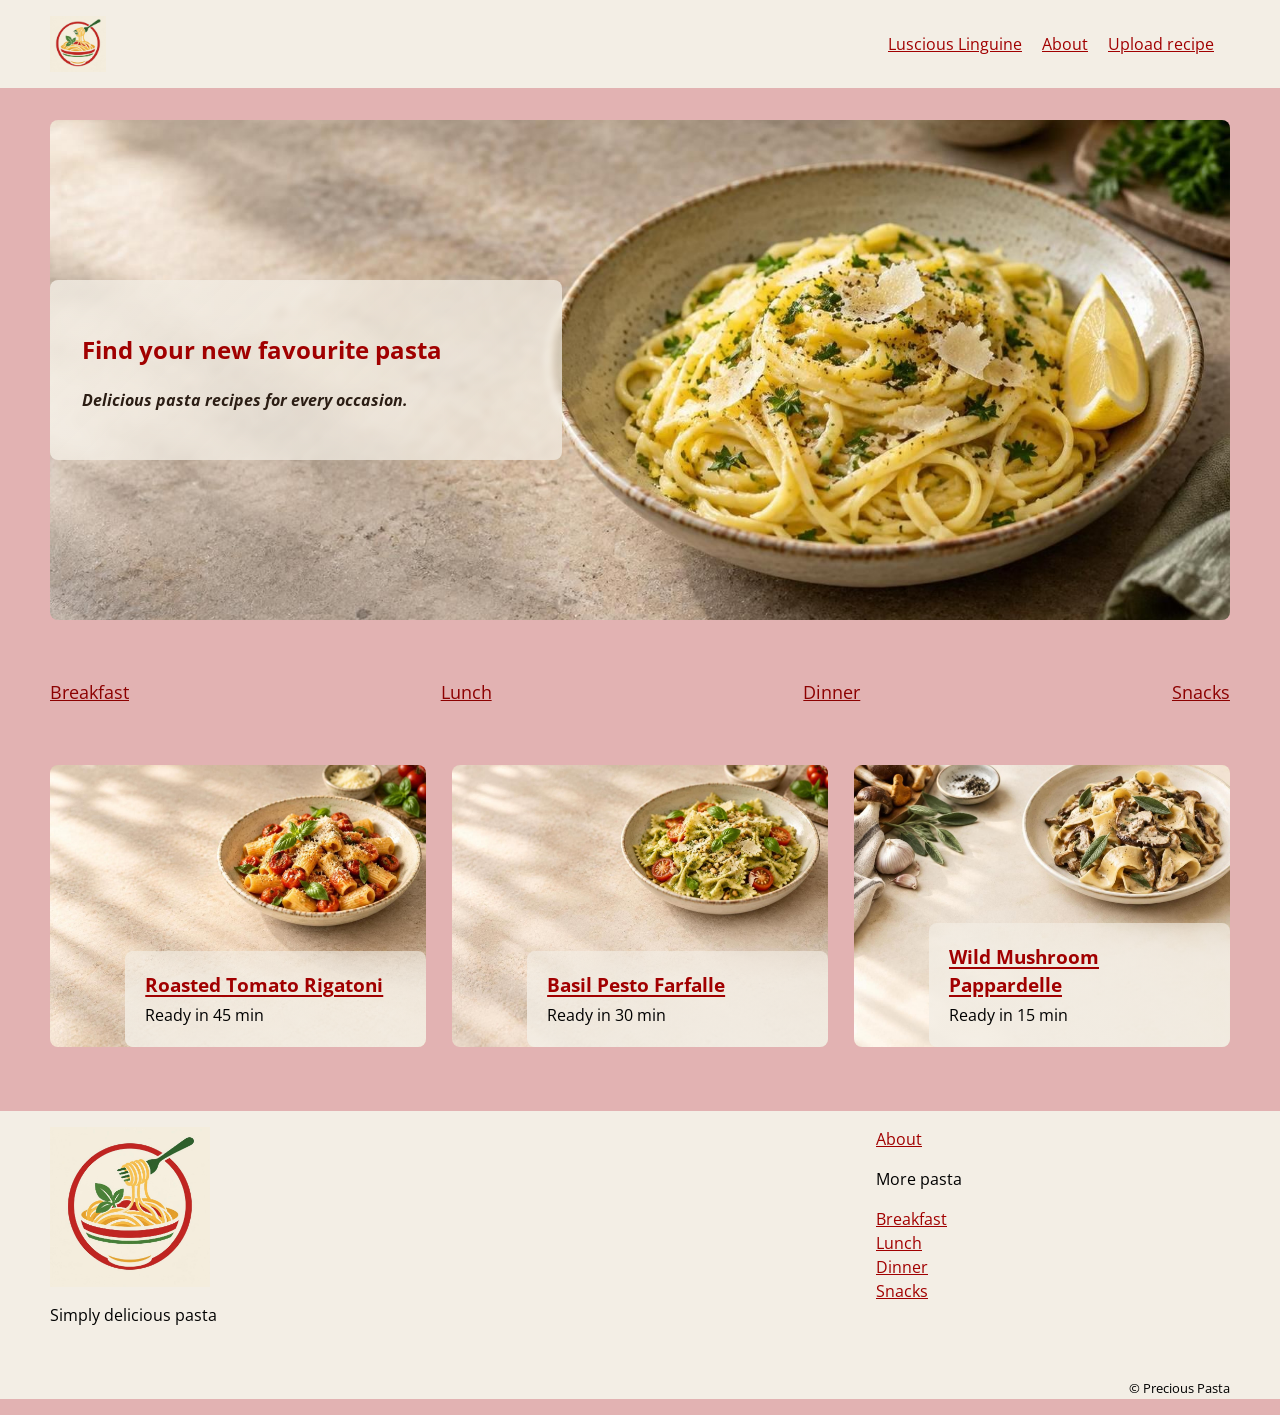
<file: index.html>
<!DOCTYPE html>
<html lang="en">
<head>
    <meta charset="UTF-8">
    <meta name="viewport" content="width=device-width, initial-scale=1.0">
    <title>Precious Pasta - Homepage</title>
    <link href="https://fonts.googleapis.com/css2?family=Open+Sans:wght@400;700&display=swap" rel="stylesheet">
    <link rel="stylesheet" href="style.css">
</head>
<body class="page-wrapper">
    <a class="skip-link" href="#main-content">Skip to main content</a>

    <header>
        <div class="header-inner">
            <a class="site-logo" href="index.html">
                <img src="images/Precious pasta logo, BG f3eee5.jpeg"
                     alt="Precious Pasta, naar homepage">
            </a>

            <nav aria-label="Main navigation">
                <a href="linguine.html">Luscious Linguine</a>
                <a href="#">About</a>
                <a href="upload.html">Upload recipe</a>
            </nav>
        </div>
    </header>

    <main id="main-content" class="content-container">
        <section class="hero">
            <img src="images/PP-hero.jpeg"
                 alt="Lemon linguine topped with Parmesan and herbs">
            <div class="hero-text">
                <h1>Find your new favourite pasta</h1>
                <p><strong><em>Delicious pasta recipes for every occasion.</em></strong></p>
            </div>
        </section>

        <section>
            <nav class="category-nav" aria-label="Recipe categories">
                <a href="#">Breakfast</a>
                <a href="#">Lunch</a>
                <a href="#">Dinner</a>
                <a href="#">Snacks</a>
            </nav>
        </section>

        <section class="recipe-grid" aria-labelledby="featured-heading">
            <h2 id="featured-heading" class="visually-hidden">Featured recipes</h2>

            <article class="recipe-card">
                <img src="images/Roasted Tomato Rigatoni.jpeg"
                     alt="A bowl of rigatoni with roasted cherry tomatoes, basil, and Parmesan">
                <div class="recipe-card-text">
                    <h3><a href="#">Roasted Tomato Rigatoni</a></h3>
                    <p>Ready in 45 min</p>
                </div>
            </article>

            <article class="recipe-card">
                <img src="images/Basil Pesto Farfalle.jpeg"
                     alt="A bowl of farfalle with basil pesto, toasted pine nuts, cherry tomatoes, and Parmesan">
                <div class="recipe-card-text">
                    <h3><a href="#">Basil Pesto Farfalle</a></h3>
                    <p>Ready in 30 min</p>
                </div>
            </article>

            <article class="recipe-card">
                <img src="images/Wild Mushroom Pappardelle.jpeg"
                     alt="A bowl of pappardelle with sautéed mushrooms, sage, and a creamy sauce">
                <div class="recipe-card-text">
                    <h3><a href="#">Wild Mushroom Pappardelle</a></h3>
                    <p>Ready in 15 min</p>
                </div>
            </article>
        </section>
    </main>

    <footer class="site-footer">
        <div class="footer-main">
            <div class="footer-brand">
                <a href="index.html">
                    <img src="images/Precious pasta logo, BG f3eee5.jpeg"
                         alt="Precious Pasta, naar homepage">
                </a>
                <p class="footer-tagline">Simply delicious pasta</p>
            </div>

            <nav class="footer-nav" aria-labelledby="footer-more-title">
                <a class="footer-about" href="#">About</a>
                <p class="footer-section-title" id="footer-more-title">More pasta</p>
                <ul>
                    <li><a href="#">Breakfast</a></li>
                    <li><a href="#">Lunch</a></li>
                    <li><a href="#">Dinner</a></li>
                    <li><a href="#">Snacks</a></li>
                </ul>
            </nav>
        </div>

        <div class="footer-bottom">
            <p><small>&copy; Precious Pasta</small></p>
        </div>
    </footer>
</body>
</html>
</file>
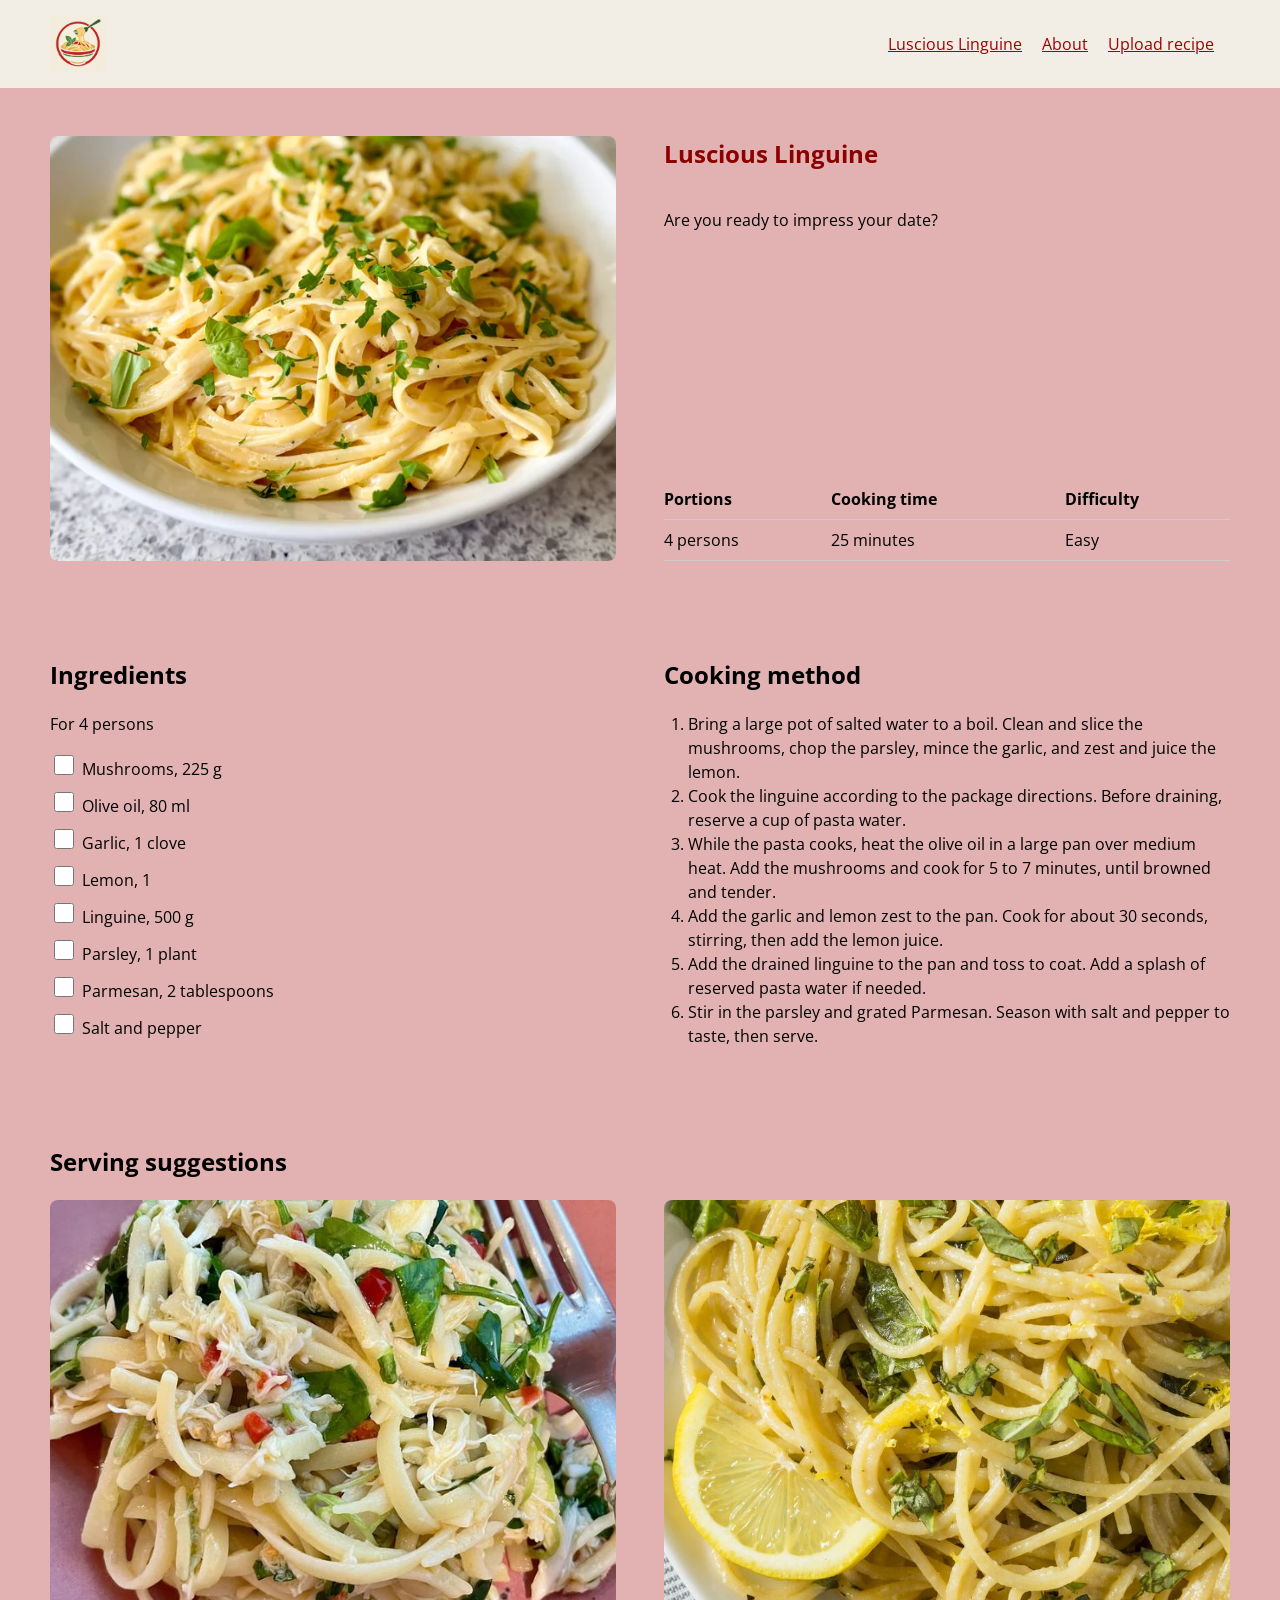
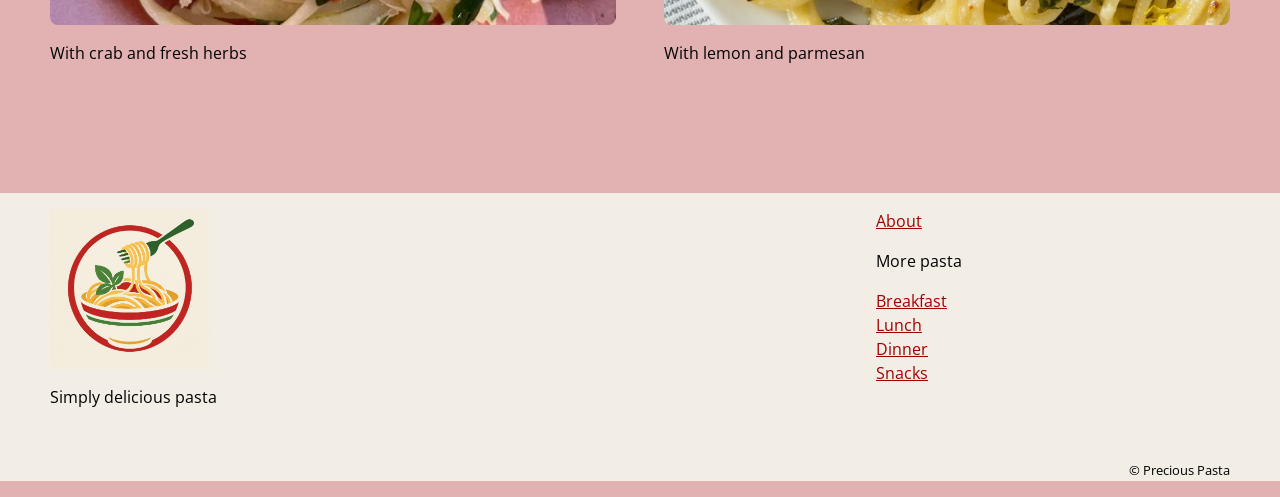
<file: linguine-temp.html>
<!DOCTYPE html>
<html lang="en">
<head>
    <meta charset="UTF-8">
    <meta name="viewport" content="width=device-width, initial-scale=1.0">
    <title>Luscious Linguine - Precious Pasta</title>
    <link href="https://fonts.googleapis.com/css2?family=Open+Sans:wght@400;700&display=swap" rel="stylesheet">
    <link rel="stylesheet" href="style.css">
</head>
<body class="page-wrapper">
    <a class="skip-link" href="#main-content">Skip to main content</a>

    <header>
        <div class="header-inner">
            <a class="site-logo" href="index.html">
                <img src="images/Precious pasta logo, BG f3eee5.jpeg"
                     alt="Precious Pasta — homepage">
            </a>

            <nav aria-label="Main navigation">
                <a href="linguine.html" aria-current="page">Luscious Linguine</a>
                <a href="#">About</a>
                <a href="upload.html">Upload recipe</a>
            </nav>
        </div>
    </header>

    <main id="main-content" class="content-container">
        <section class="recipe-section recipe-intro">
            <div class="recipe-column">
                <img
                    class="recipe-main-image"
                    src="images/Lemon-Linguine-1.jpg"
                    alt="Lemon linguine with mushrooms and parsley"
                >
            </div>

            <div class="recipe-column">
                <h1>Luscious Linguine</h1>
                <p>Are you ready to impress your date?</p>

                <table class="recipe-details">
                    <caption class="visually-hidden">Recipe details</caption>
                    <thead>
                        <tr>
                            <th scope="col">Portions</th>
                            <th scope="col">Cooking time</th>
                            <th scope="col">Difficulty</th>
                        </tr>
                    </thead>
                    <tbody>
                        <tr>
                            <td>4 persons</td>
                            <td>25 minutes</td>
                            <td>Easy</td>
                        </tr>
                    </tbody>
                </table>
            </div>
        </section>

        <section class="recipe-section recipe-instructions">
            <div class="recipe-column">
                <h2>Ingredients</h2>
                <p>For 4 persons</p>

                <ul class="bullet-list">
                    <li><input type="checkbox" id="ingredient-mushrooms"><label for="ingredient-mushrooms">Mushrooms, 225 g</label></li>
                    <li><input type="checkbox" id="ingredient-olive-oil"><label for="ingredient-olive-oil">Olive oil, 80 ml</label></li>
                    <li><input type="checkbox" id="ingredient-garlic"><label for="ingredient-garlic">Garlic, 1 clove</label></li>
                    <li><input type="checkbox" id="ingredient-lemon"><label for="ingredient-lemon">Lemon, 1</label></li>
                    <li><input type="checkbox" id="ingredient-linguine"><label for="ingredient-linguine">Linguine, 500 g</label></li>
                    <li><input type="checkbox" id="ingredient-parsley"><label for="ingredient-parsley">Parsley, 1 plant</label></li>
                    <li><input type="checkbox" id="ingredient-parmesan"><label for="ingredient-parmesan">Parmesan, 2 tablespoons</label></li>
                    <li><input type="checkbox" id="ingredient-seasoning"><label for="ingredient-seasoning">Salt and pepper</label></li>
                </ul>
            </div>

            <div class="recipe-column">
                <h2>Cooking method</h2>

                <ol class="numbered-list">
                    <li>Bring a large pot of salted water to a boil. Clean and slice the mushrooms, chop the parsley, mince the garlic, and zest and juice the lemon.</li>
                    <li>Cook the linguine according to the package directions. Before draining, reserve a cup of pasta water.</li>
                    <li>While the pasta cooks, heat the olive oil in a large pan over medium heat. Add the mushrooms and cook for 5 to 7 minutes, until browned and tender.</li>
                    <li>Add the garlic and lemon zest to the pan. Cook for about 30 seconds, stirring, then add the lemon juice.</li>
                    <li>Add the drained linguine to the pan and toss to coat. Add a splash of reserved pasta water if needed.</li>
                    <li>Stir in the parsley and grated Parmesan. Season with salt and pepper to taste, then serve.</li>
                </ol>
            </div>
        </section>

        <section class="recipe-section recipe-serving">
            <div class="recipe-column">
                <h2>Serving suggestions</h2>
                <img src="images/LL-inzet5-krab.jpg" alt="Linguine served with crab">
                <p>With crab and fresh herbs</p>
            </div>

            <div class="recipe-column">
                <h2 class="serving-heading-spacer" aria-hidden="true">Serving suggestions</h2>
                <img src="images/LL-inzet4-citroen.jpg" alt="Linguine served with lemon">
                <p>With lemon and parmesan</p>
            </div>
        </section>
    </main>

    <footer class="site-footer">
        <div class="footer-main">
            <div class="footer-brand">
                <a href="index.html">
                    <img src="images/Precious pasta logo, BG f3eee5.jpeg" alt="Precious Pasta, naar homepage">
                </a>
                <p class="footer-tagline">Simply delicious pasta</p>
            </div>

            <nav class="footer-nav" aria-labelledby="footer-more-title">
                <a class="footer-about" href="#">About</a>
                <p class="footer-section-title" id="footer-more-title">More pasta</p>
                <ul>
                    <li><a href="#">Breakfast</a></li>
                    <li><a href="#">Lunch</a></li>
                    <li><a href="#">Dinner</a></li>
                    <li><a href="#">Snacks</a></li>
                </ul>
            </nav>
        </div>

        <div class="footer-bottom">
            <p><small>&copy; Precious Pasta</small></p>
        </div>
    </footer>
</body>
</html>
</file>
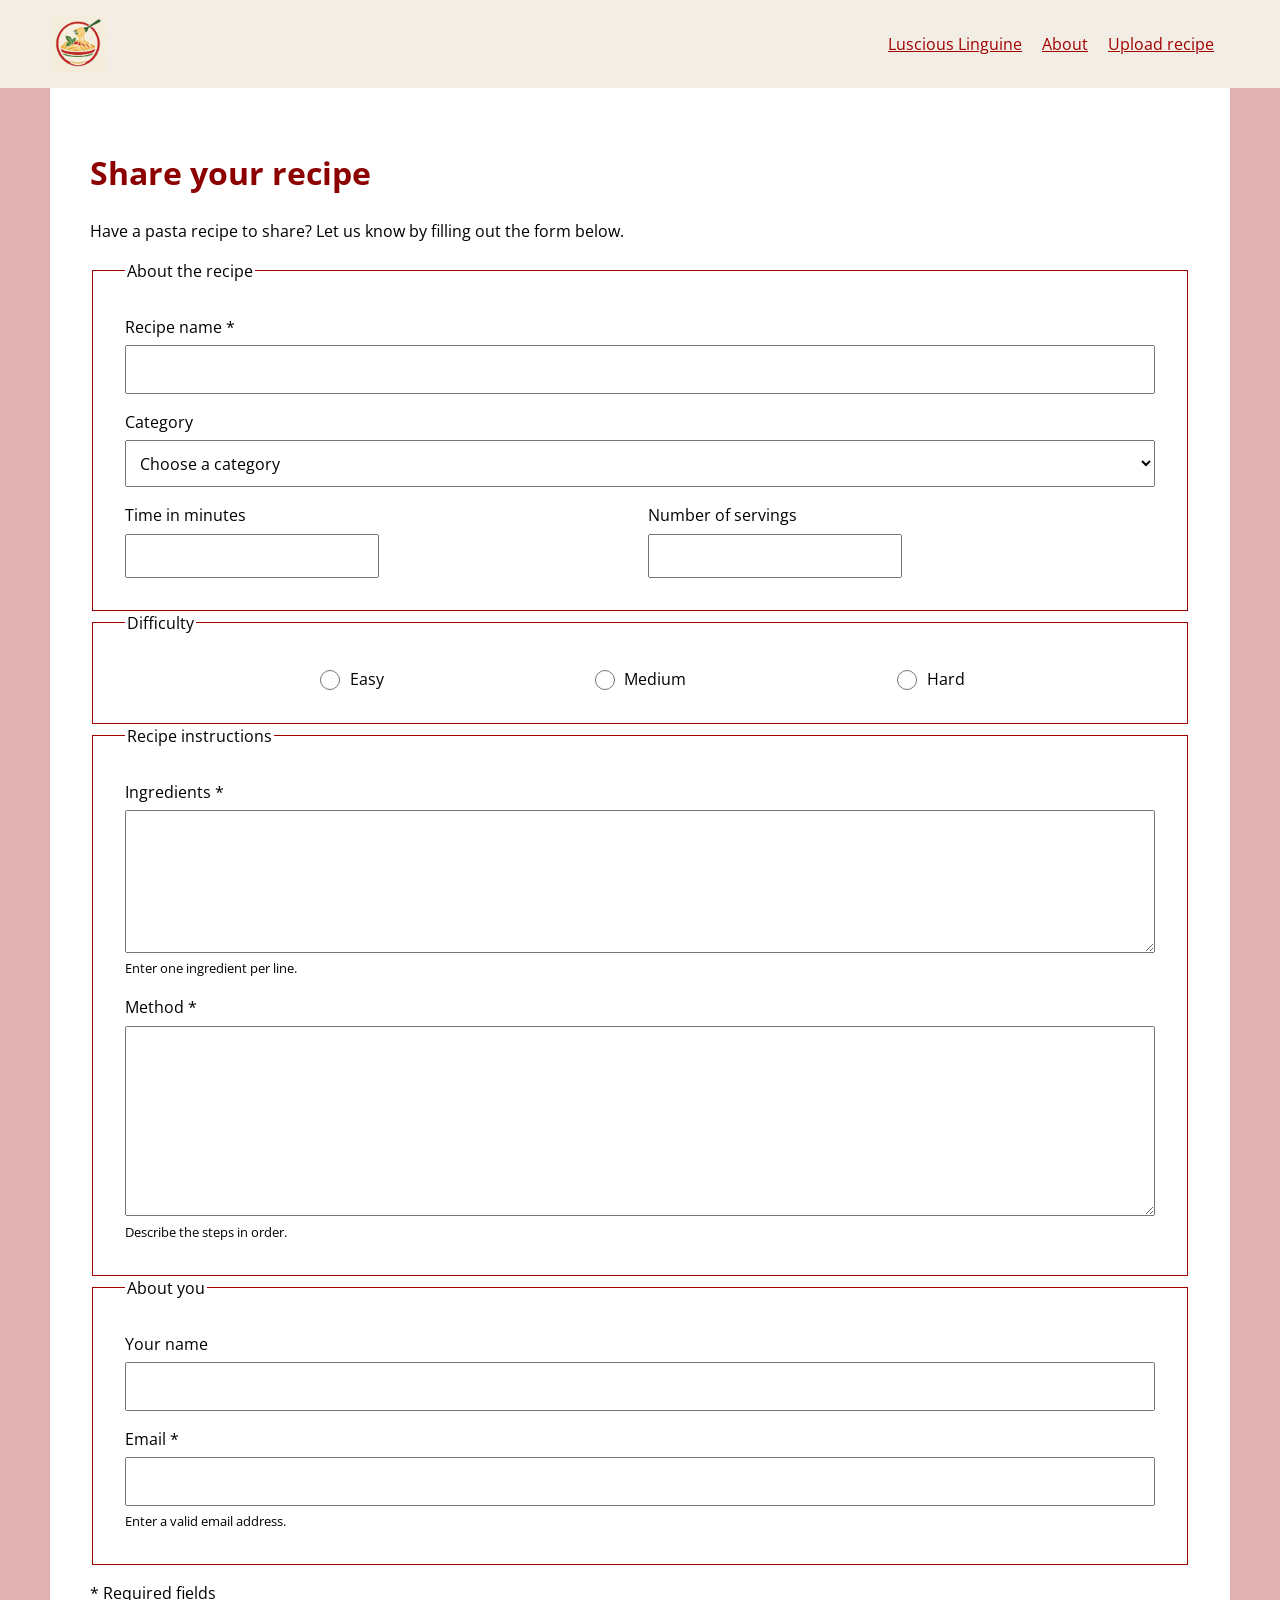
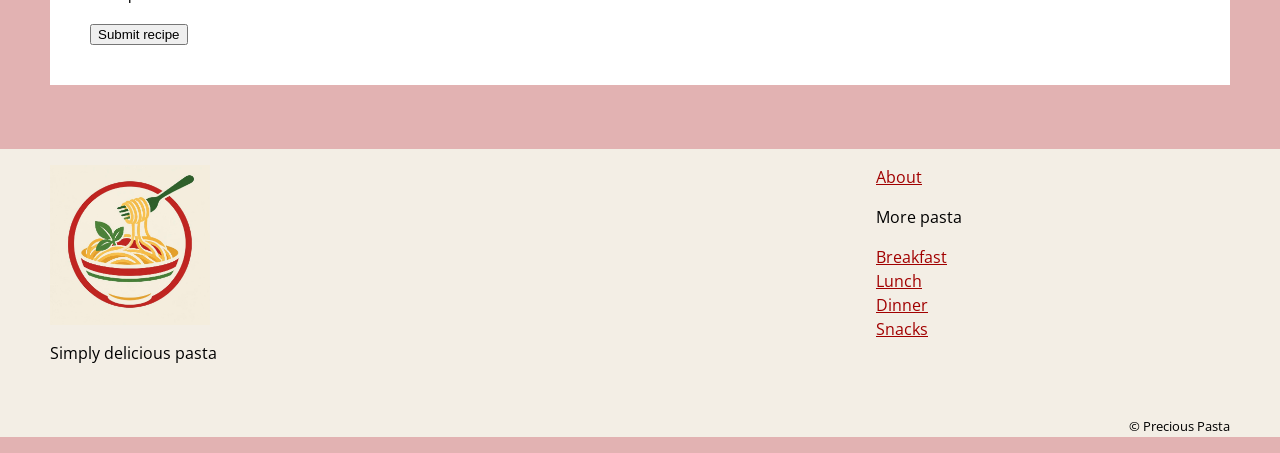
<file: upload-temp.html>
<!DOCTYPE html>
<html lang="en">
<head>
    <meta charset="UTF-8">
    <meta name="viewport" content="width=device-width, initial-scale=1.0">
    <title>Share a Recipe - Precious Pasta</title>
    <link href="https://fonts.googleapis.com/css2?family=Open+Sans:wght@400;700&display=swap" rel="stylesheet">
    <link rel="stylesheet" href="style.css">
</head>
<body class="page-wrapper">
    <a class="skip-link" href="#main-content">Skip to main content</a>

    <header>
        <div class="header-inner">
            <a class="site-logo" href="index.html">
                <img src="images/Precious pasta logo, BG f3eee5.jpeg"
                     alt="Precious Pasta — homepage">
            </a>

            <nav aria-label="Main navigation">
                <a href="linguine.html">Luscious Linguine</a>
                <a href="#">About</a>
                <a href="upload.html" aria-current="page">Upload recipe</a>
            </nav>
        </div>
    </header>

    <main id="main-content" class="content-container">
        <div class="white-card">
            <h1>Share your recipe</h1>
            <p>Have a pasta recipe to share? Let us know by filling out the form below.</p>

            <form action="upload.html" method="post">
                <fieldset>
                    <legend>About the recipe</legend>

                    <div class="form-field">
                        <label for="recipe-name">
                            Recipe name <span aria-hidden="true">*</span>
                        </label>
                        <input type="text" id="recipe-name" name="recipe-name" required>
                    </div>

                    <div class="form-field">
                        <label for="category">Category</label>
                        <select id="category" name="category">
                            <option value="">Choose a category</option>
                            <option value="breakfast">Breakfast</option>
                            <option value="lunch">Lunch</option>
                            <option value="dinner">Dinner</option>
                            <option value="snacks">Snacks</option>
                        </select>
                    </div>

                    <div class="form-row">
                        <div class="form-field">
                            <label for="time">Time in minutes</label>
                            <input type="number" id="time" name="time" min="1" inputmode="numeric">
                        </div>

                        <div class="form-field">
                            <label for="servings">Number of servings</label>
                            <input type="number" id="servings" name="servings" min="1" inputmode="numeric">
                        </div>
                    </div>
                </fieldset>

                <fieldset>
                    <legend>Difficulty</legend>
                    <div class="difficulty-options">
                        <div>
                            <input type="radio" id="easy" name="difficulty" value="easy">
                            <label for="easy">Easy</label>
                        </div>
                        <div>
                            <input type="radio" id="medium" name="difficulty" value="medium">
                            <label for="medium">Medium</label>
                        </div>
                        <div>
                            <input type="radio" id="hard" name="difficulty" value="hard">
                            <label for="hard">Hard</label>
                        </div>
                    </div>
                </fieldset>

                <fieldset>
                    <legend>Recipe instructions</legend>

                    <div class="form-field">
                        <label for="ingredients">Ingredients <span aria-hidden="true">*</span></label>
                        <textarea id="ingredients" name="ingredients" rows="5" required
                            aria-describedby="ingredients-hint"></textarea>
                        <small id="ingredients-hint">Enter one ingredient per line.</small>
                    </div>

                    <div class="form-field">
                        <label for="method">Method <span aria-hidden="true">*</span></label>
                        <textarea id="method" name="method" rows="7" required
                            aria-describedby="method-hint"></textarea>
                        <small id="method-hint">Describe the steps in order.</small>
                    </div>
                </fieldset>

                <fieldset>
                    <legend>About you</legend>

                    <div class="form-field">
                        <label for="your-name">Your name</label>
                        <input type="text" id="your-name" name="your-name" autocomplete="name">
                    </div>

                    <div class="form-field">
                        <label for="email">Email <span aria-hidden="true">*</span></label>
                        <input type="email" id="email" name="email" autocomplete="email"
                            required aria-describedby="email-hint">
                        <small id="email-hint">Enter a valid email address.</small>
                    </div>
                </fieldset>

                <p><span aria-hidden="true">*</span> Required fields</p>
                <button type="submit">Submit recipe</button>
            </form>
        </div>
    </main>

    <footer class="site-footer">
        <div class="footer-main">
            <div class="footer-brand">
                <a href="index.html">
                    <img src="images/Precious pasta logo, BG f3eee5.jpeg" alt="Precious Pasta, naar homepage">
                </a>
                <p class="footer-tagline">Simply delicious pasta</p>
            </div>

            <nav class="footer-nav" aria-labelledby="footer-more-title">
                <a class="footer-about" href="#">About</a>
                <p class="footer-section-title" id="footer-more-title">More pasta</p>
                <ul>
                    <li><a href="#">Breakfast</a></li>
                    <li><a href="#">Lunch</a></li>
                    <li><a href="#">Dinner</a></li>
                    <li><a href="#">Snacks</a></li>
                </ul>
            </nav>
        </div>

        <div class="footer-bottom">
            <p><small>&copy; Precious Pasta</small></p>
        </div>
    </footer>
</body>
</html>
</file>
<file: style.css>
/* SELECTS EVERY ELEMENT, MAKING THE BOX SIZING APPLICABLE FOR ALL ORDINARY ELEMENTS */
*,
*::before,
*::after {
    box-sizing: border-box;
}

/* MAIN TITLES ON ALL PAGES IN CONTRAST RED */
h1 {
    color: #8C0000;
}

body {
    margin: 0;
    font-family: "Open Sans", sans-serif;
    line-height: 1.5;
    color: #000000;
    background-color: rgba(161, 0, 0, 0.3);
}

.page-wrapper {
    min-height: 100vh;
}

/* === HEADER: SAME WIDTH AS CONTENT === */
.page-wrapper > header {
    width: 100%;
    max-width: none;
    margin: 0;
    padding-block: 1rem;
    background-color: #f3eee5;
}

.page-wrapper > header nav a {
    margin-right: 1rem;
    color: #A10000;
}

/* HEADER: WRAP ON NARROW SCREENS */
.header-inner {
    max-width: 1280px;
    margin: 0 auto;
    padding-inline: clamp(1rem, 4vw, 3.125rem);
    display: flex;
    flex-wrap: wrap;
    gap: 1rem;
    justify-content: space-between;
    align-items: center;
}

/* === HEADER LOGO === */
.site-logo img {
    display: block;
    height: 3.5em;
    width: auto;
}

.content-container {
    max-width: 1280px;
    margin-inline: auto;
    padding-inline: clamp(1rem, 4vw, 3.125rem);
    padding-bottom: 64px;
}

/* === HERO === */
.hero {
    display: grid;
    padding-block: clamp(1rem, 4vw, 2rem);
}

.hero img,
.hero-text {
    grid-area: 1 / 1;
}

.hero img {
    display: block;
    width: 100%;
    height: clamp(15rem, 40vw, 31.25rem);
    object-fit: cover;
}

.hero-text {
    align-self: center;
    justify-self: start;
    width: 100%;
    max-width: 32rem;
    padding: clamp(1rem, 3vw, 2rem);
    text-align: left;
    background: linear-gradient(
        135deg,
        rgba(243, 238, 229, 0.80) 0%,
        rgba(243, 238, 229, 0.70) 100%
    );
    color: #2b1d14;
    border-radius: 8px;
    backdrop-filter: blur(3px);
}

/* PARAGRAPHS AND LIST ITEMS IN THE HERO USE THE HERO TEXT COLOUR */
.hero-text p,
.hero-text li {
    color: #2b1d14;
}

/* HERO HEADINGS USE THE NAVIGATION RED */
.hero-text h1,
.hero-text h2,
.hero-text h3 {
    color: #A10000;
}

/* HERO HEADING LINKS ALSO USE THE NAVIGATION RED */
.hero-text h1 a,
.hero-text h2 a,
.hero-text h3 a {
    color: #A10000;
}


.category-nav {
    display: flex;
    justify-content: space-between;
    align-items: center;
    flex-wrap: wrap;
    gap: 1rem;
    margin-block: calc(1.125rem * 1.5);
}

.category-nav a {
    color: #8C0000;
    font-size: 1.125rem;
}

/* CATEGORY LINKS INSIDE THE HERO USE THE WARM BROWN */
.hero-text .category-nav a {
    color: #5c3b1e;
}

.hero-text .category-nav a:hover,
.hero-text .category-nav a:focus-visible {
    color: #2b1d14;
}

/* === RECIPE CARDS HOMEPAGE === */

.recipe-grid {
    display: grid;
    grid-template-columns: repeat(3, minmax(0, 1fr));
    gap: clamp(1rem, 2vw, 2rem);
    padding-top: 2rem;
}

.recipe-card {
    display: grid;
    min-width: 0;
}

.recipe-card > img,
.recipe-card-text {
    grid-area: 1 / 1;
}

.recipe-card > img {
    display: block;
    width: 100%;
    aspect-ratio: 4 / 3;
    object-fit: cover;
}

.recipe-card-text {
    align-self: end;
    justify-self: end;
    width: 80%;
    padding: clamp(0.75rem, 2vw, 1.25rem);
    text-align: left;
    background: linear-gradient(
        to top,
        rgba(243, 238, 229, 0.88) 0%,
        rgba(243, 238, 229, 0.80) 70%,
        rgba(243, 238, 229, 0.62) 100%
    );
    color: #2b1d14;
    border-radius: 8px;
}

/* HERO LINKS USE THE WARM BROWN */
.hero-text a {
    color: #5c3b1e;
    text-decoration-thickness: 2px;
    text-underline-offset: 3px;
}

.hero-text a:hover,
.hero-text a:focus-visible {
    color: #2b1d14;
}

/* RECIPE CARD LINKS KEEP THE ORIGINAL RED */
.recipe-card-text a {
    color: #8c0000;
    text-decoration-thickness: 2px;
    text-underline-offset: 3px;
}

.recipe-card-text a:hover {
    color: #5c0000;
}

.recipe-card-text h3 {
    margin: 0;
}

.recipe-card-text h3 a {
    color: #A10000;
}

.recipe-card-text p {
    margin: 0.25rem 0 0;
}

@media (max-width: 700px) {
    .recipe-grid {
        grid-template-columns: repeat(2, minmax(0, 1fr));
    }
}

@media (max-width: 480px) {
    .recipe-grid {
        grid-template-columns: 1fr;
    }
}

.white-card {
    width: 100%;
    max-width: 1184px;
    margin-inline: auto;
    padding: clamp(1.25rem, 4vw, 2.5rem);
    background-color: #ffffff;
}

/* TEXT: RELATIVE UNIT SO THAT THE BROWSER'S TEXT SIZE WORKS */
p, li {
    color: #000000;
    font-weight: 400;
    font-size: 1rem;
}

/* === UPLOAD FORM === */
fieldset {
    border: 1px solid #A10000;
    padding: clamp(1rem, 3vw, 2rem);
    min-width: 0;
}

.form-field {
    display: flex;
    flex-direction: column;
    gap: 0.4rem;
    min-width: 0;
}

/* SPACING BETWEEN FIELDS THAT ARE DIRECT CHILDREN OF THE FIELDSET */
fieldset > .form-field + .form-field,
fieldset > .form-field + .form-row {
    margin-top: 1rem;
}

.form-row {
    display: grid;
    grid-template-columns: repeat(2, minmax(0, 1fr));
    gap: 1rem;
    align-items: start;
}

.form-row .form-field {
    margin: 0;
}

.form-field input,
.form-field select,
.form-field textarea {
    width: 100%;
    padding: 0.65rem;
    font: inherit;
}

/* MAKE ONLY THE TIME AND SERVINGS INPUTS HALF-WIDTH */
.form-row .form-field input {
    width: 50%;
    height: 2.75rem;
}

/* RADIO AND CHECKBOXES: LARGER CLICK AREAS (WCAG 2.5.8) */
input[type="radio"],
input[type="checkbox"] {
    width: 1.25rem;
    height: 1.25rem;
    flex-shrink: 0;
}

.difficulty-options {
    display: flex;
    justify-content: space-evenly;
    align-items: center;
    gap: 1rem;
    flex-wrap: wrap;
}

.difficulty-options > div {
    display: flex;
    align-items: center;
    gap: 0.4rem;
}

@media (max-width: 600px) {
    .form-row {
        grid-template-columns: 1fr;
    }
}

/* === FOOTER === */
.site-footer {
    background-color: #f3eee5;
}
/* === FOOTER: SAME WIDTH AS CONTENT === */
.footer-main {
    max-width: 1280px;
    margin-inline: auto;
    padding-inline: clamp(1rem, 4vw, 3.125rem);
    display: flex;
    align-items: stretch;
}


.footer-brand,
.footer-nav {
    padding-block: 1rem;
}

.footer-brand {
    flex: 7;
}

/* === FOOTER LOGO === */
.footer-brand img {
    display: block;
    width: 10rem;
    max-width: 100%;
    height: auto;
}

.footer-nav {
    flex: 3;
    text-align: left;
}

.footer-nav a {
    color: #A10000;
}

.footer-nav ul {
    list-style: none;
    margin: 0;
    padding: 0;
}
.footer-bottom {
    max-width: 1280px;
    margin-inline: auto;
    padding-inline: clamp(1rem, 4vw, 3.125rem);
    text-align: right;
}


/* === RECIPE PAGE === */

.recipe-section {
    display: grid;
    grid-template-columns: repeat(2, minmax(0, 1fr));
    gap: clamp(1.5rem, 4vw, 3rem);
    align-items: stretch;
    padding-block: clamp(1.5rem, 4vw, 3rem);
}

.recipe-column {
    min-width: 0;
}

.recipe-section h1,
.recipe-section h2 {
    margin-top: 0;
}

.recipe-intro .recipe-column:last-child {
    display: flex;
    flex-direction: column;
}

.recipe-main-image {
    display: block;
    width: 100%;
    aspect-ratio: 4 / 3;
    object-fit: cover;
}

.recipe-details {
    width: 100%;
    margin-top: auto;
    border-collapse: collapse;
    text-align: left;
}

.recipe-details th,
.recipe-details td {
    padding: 0.5rem;
    border-bottom: 1px solid #cccccc;
}

.recipe-details th {
    font-weight: 700;
}

.recipe-details th:first-child,
.recipe-details td:first-child {
    padding-left: 0;
}

.recipe-section .bullet-list {
    list-style: none;
    margin: 0;
    padding: 0;
}

.recipe-section .numbered-list {
    margin: 0;
    padding-left: 1.5rem;
}

.recipe-section .bullet-list li {
    margin-bottom: 0.5rem;
}

.recipe-section .bullet-list input {
    margin-right: 0.5rem;
}

.recipe-serving img {
    display: block;
    width: 100%;
    aspect-ratio: 4 / 3;
    object-fit: cover;
}

.serving-heading-spacer {
    visibility: hidden;
}

@media (max-width: 700px) {
    .recipe-section {
        grid-template-columns: 1fr;
    }
}

/* === SKIP LINK === */
.skip-link {
    position: absolute;
    left: 1rem;
    top: -3rem;
    padding: 0.5rem 1rem;
    background-color: #ffffff;
    color: #A10000;
    z-index: 100;
}

.skip-link:focus {
    top: 1rem;
}

/* === VISUALLY HIDDEN (FOR SCREEN READERS ONLY) === */
.visually-hidden {
    position: absolute;
    width: 1px;
    height: 1px;
    margin: -1px;
    padding: 0;
    overflow: hidden;
    clip: rect(0, 0, 0, 0);
    white-space: nowrap;
    border: 0;
}

/* === FOCUS === */
:focus-visible {
    outline: 3px solid #000000;
    outline-offset: 2px;
}

/* === IMAGES: SAME ROUNDED CORNERS === */
img {
    border-radius: 8px;
}

/* LOGOS ARE EXCEPTIONS: KEEP SHARP CORNERS */
.site-logo img,
.footer-brand img {
    border-radius: 0;
}

/* === HOVER AND FOCUS FOR NAVIGATION AND FOOTER LINKS === */
.page-wrapper > header nav a:hover,
.page-wrapper > header nav a:focus-visible,
.category-nav a:hover,
.category-nav a:focus-visible,
.footer-nav a:hover,
.footer-nav a:focus-visible {
    color: #5c0000;
}
/* === HEADER ON MOBILE: LOGO AND NAVIGATION CENTERED === */
@media (max-width: 700px) {
    .header-inner {
        flex-direction: column;
        justify-content: center;
        text-align: center;
    }

    .site-logo img {
        height: 4.5em;
    }

    .page-wrapper > header nav {
        text-align: center;
    }

    .page-wrapper > header nav a {
        margin-inline: 0.5rem;
        margin-right: 0;
    }
}
/* === HERO ON MOBILE: TEXT BELOW THE IMAGE === */
@media (max-width: 700px) {
    .hero {
        gap: 1rem;
    }

    .hero-text {
        grid-area: 2 / 1;
        align-self: start;
        justify-self: stretch;
        width: 100%;
        max-width: none;
        background: #f3eee5;
        backdrop-filter: none;
    }
}
</file>
